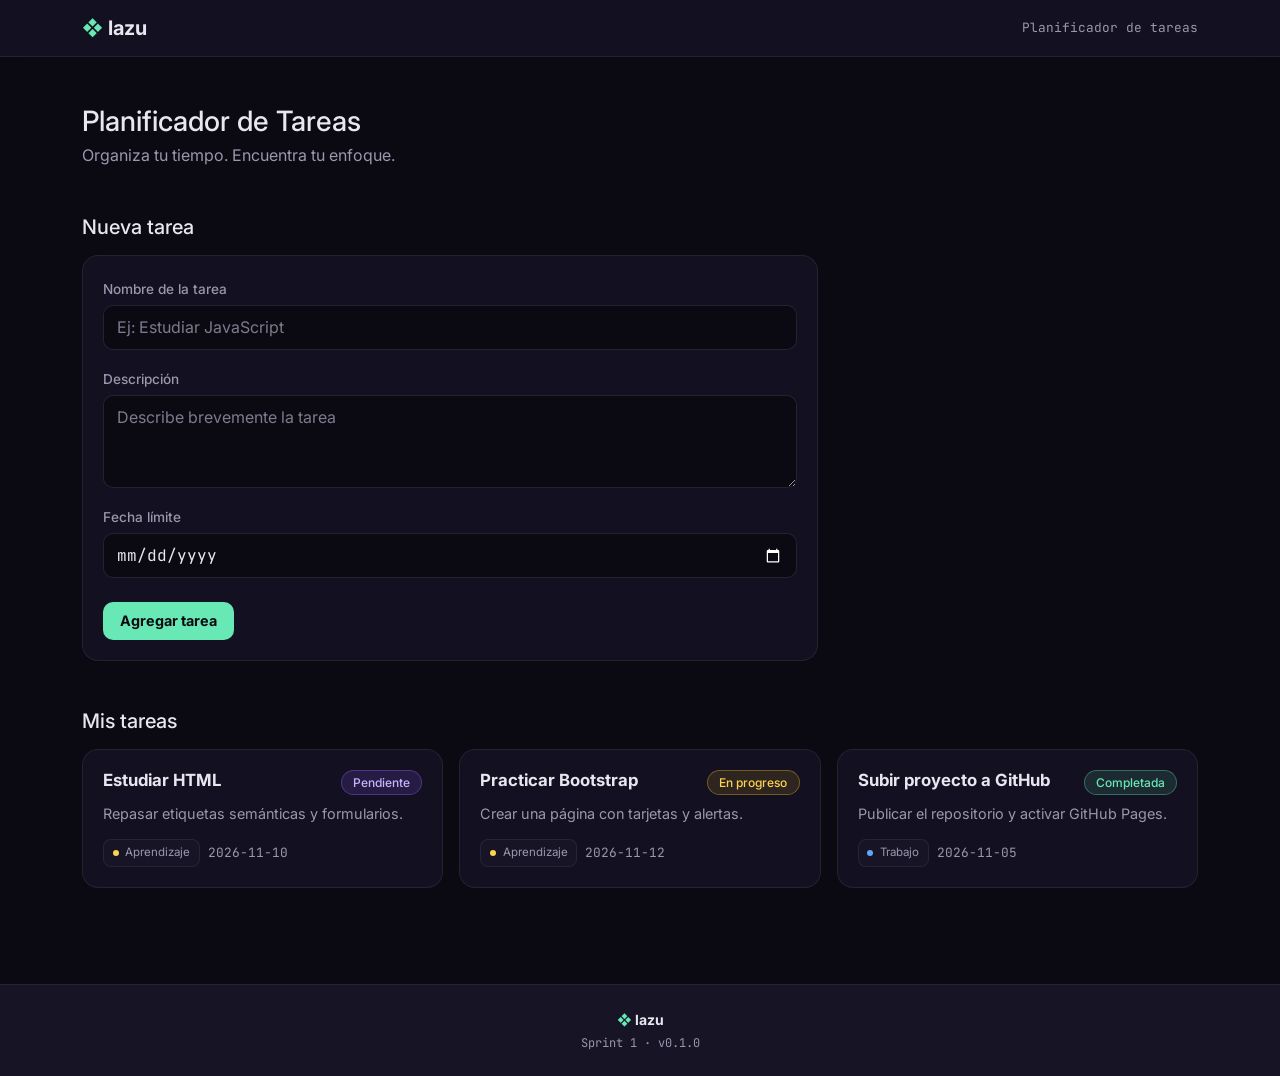
<file: index.html>
<!DOCTYPE html>
<html lang="es">

<head>
  <meta charset="UTF-8">
  <meta name="viewport" content="width=device-width, initial-scale=1">
  <title>Lazu - Planificador de Tareas</title>
  <link rel="preconnect" href="https://fonts.googleapis.com">
  <link
    href="https://fonts.googleapis.com/css2?family=Inter:wght@400;500;700&family=JetBrains+Mono:wght@400;700&display=swap"
    rel="stylesheet">
  <link href="https://cdn.jsdelivr.net/npm/bootstrap@5.3.3/dist/css/bootstrap.min.css" rel="stylesheet">
  <link rel="stylesheet" href="css/styles.css">
</head>

<body class="d-flex flex-column min-vh-100">

  <nav class="navbar lazu-navbar sticky-top">
    <div class="container">
      <a class="navbar-brand lazu-logo" href="#"><span class="lazu-logo-dot">❖</span> lazu</a>
      <span class="lazu-nav-date">Planificador de tareas</span>
    </div>
  </nav>

  <main class="container py-5 flex-grow-1">


    <header class="mb-5">
      <h1 class="h3 mb-1">Planificador de Tareas</h1>
      <p class="mb-0" style="color: var(--text-muted-lavender);">Organiza tu tiempo. Encuentra tu enfoque.</p>
    </header>

    <section class="mb-5">
      <h2 class="h5 mb-3">Nueva tarea</h2>

      <div class="row">
        <div class="col-12 col-lg-8">
          <div class="lazu-glass-card">

            <div id="errorAlert" class="alert lazu-alert lazu-alert-error d-none" role="alert"></div>
            <div id="successAlert" class="alert lazu-alert lazu-alert-success d-none" role="alert"></div>

            <form id="newTaskForm" novalidate>
              <div class="mb-3">
                <label for="newTaskNameInput" class="form-label lazu-label">Nombre de la tarea</label>
                <input type="text" id="newTaskNameInput" class="form-control lazu-input"
                  placeholder="Ej: Estudiar JavaScript">
              </div>

              <div class="mb-3">
                <label for="newTaskDescriptionInput" class="form-label lazu-label">Descripción</label>
                <textarea id="newTaskDescriptionInput" class="form-control lazu-input" rows="3"
                  placeholder="Describe brevemente la tarea"></textarea>
              </div>

              <div class="mb-4">
                <label for="newTaskDateInput" class="form-label lazu-label">Fecha límite</label>
                <input type="date" id="newTaskDateInput" class="form-control lazu-input lazu-input-date">
              </div>

              <div class="d-grid d-sm-flex">
                <button type="submit" class="btn lazu-btn-mint">Agregar tarea</button>
              </div>
            </form>

          </div>
        </div>
      </div>
    </section>

    <section class="mb-5">
      <h2 class="h5 mb-3">Mis tareas</h2>
      <div class="row g-3">

        <div class="col-12 col-md-6 col-lg-4">
          <div class="lazu-glass-card">
            <div class="d-flex justify-content-between align-items-start gap-2 mb-1">
              <h3 class="lazu-task-title">Estudiar HTML</h3>
              <span class="lazu-badge lazu-badge-pending">Pendiente</span>
            </div>
            <p class="lazu-task-description">Repasar etiquetas semánticas y formularios.</p>
            <div class="d-flex flex-wrap align-items-center gap-2">
              <span class="lazu-chip lazu-chip-learning">Aprendizaje</span>
              <span class="lazu-task-meta">2026-11-10</span>
            </div>
          </div>
        </div>

        <div class="col-12 col-md-6 col-lg-4">
          <div class="lazu-glass-card">
            <div class="d-flex justify-content-between align-items-start gap-2 mb-1">
              <h3 class="lazu-task-title">Practicar Bootstrap</h3>
              <span class="lazu-badge lazu-badge-progress">En progreso</span>
            </div>
            <p class="lazu-task-description">Crear una página con tarjetas y alertas.</p>
            <div class="d-flex flex-wrap align-items-center gap-2">
              <span class="lazu-chip lazu-chip-learning">Aprendizaje</span>
              <span class="lazu-task-meta">2026-11-12</span>
            </div>
          </div>
        </div>

        <div class="col-12 col-md-6 col-lg-4">
          <div class="lazu-glass-card">
            <div class="d-flex justify-content-between align-items-start gap-2 mb-1">
              <h3 class="lazu-task-title">Subir proyecto a GitHub</h3>
              <span class="lazu-badge lazu-badge-done">Completada</span>
            </div>
            <p class="lazu-task-description">Publicar el repositorio y activar GitHub Pages.</p>
            <div class="d-flex flex-wrap align-items-center gap-2">
              <span class="lazu-chip lazu-chip-work">Trabajo</span>
              <span class="lazu-task-meta">2026-11-05</span>
            </div>
          </div>
        </div>

      </div>
    </section>
  </main>

  <footer class="lazu-footer py-4 mt-auto">
    <div class="container text-center">
      <p class="lazu-footer-title mb-1"><span class="lazu-logo-dot">❖</span> lazu</p>
      <p class="lazu-footer-version mb-0">Sprint 1 · v0.1.0</p>
    </div>
  </footer>

  <script src="https://cdn.jsdelivr.net/npm/bootstrap@5.3.3/dist/js/bootstrap.bundle.min.js"></script>
  <script src="app.js"></script>
</body>

</html>
</file>
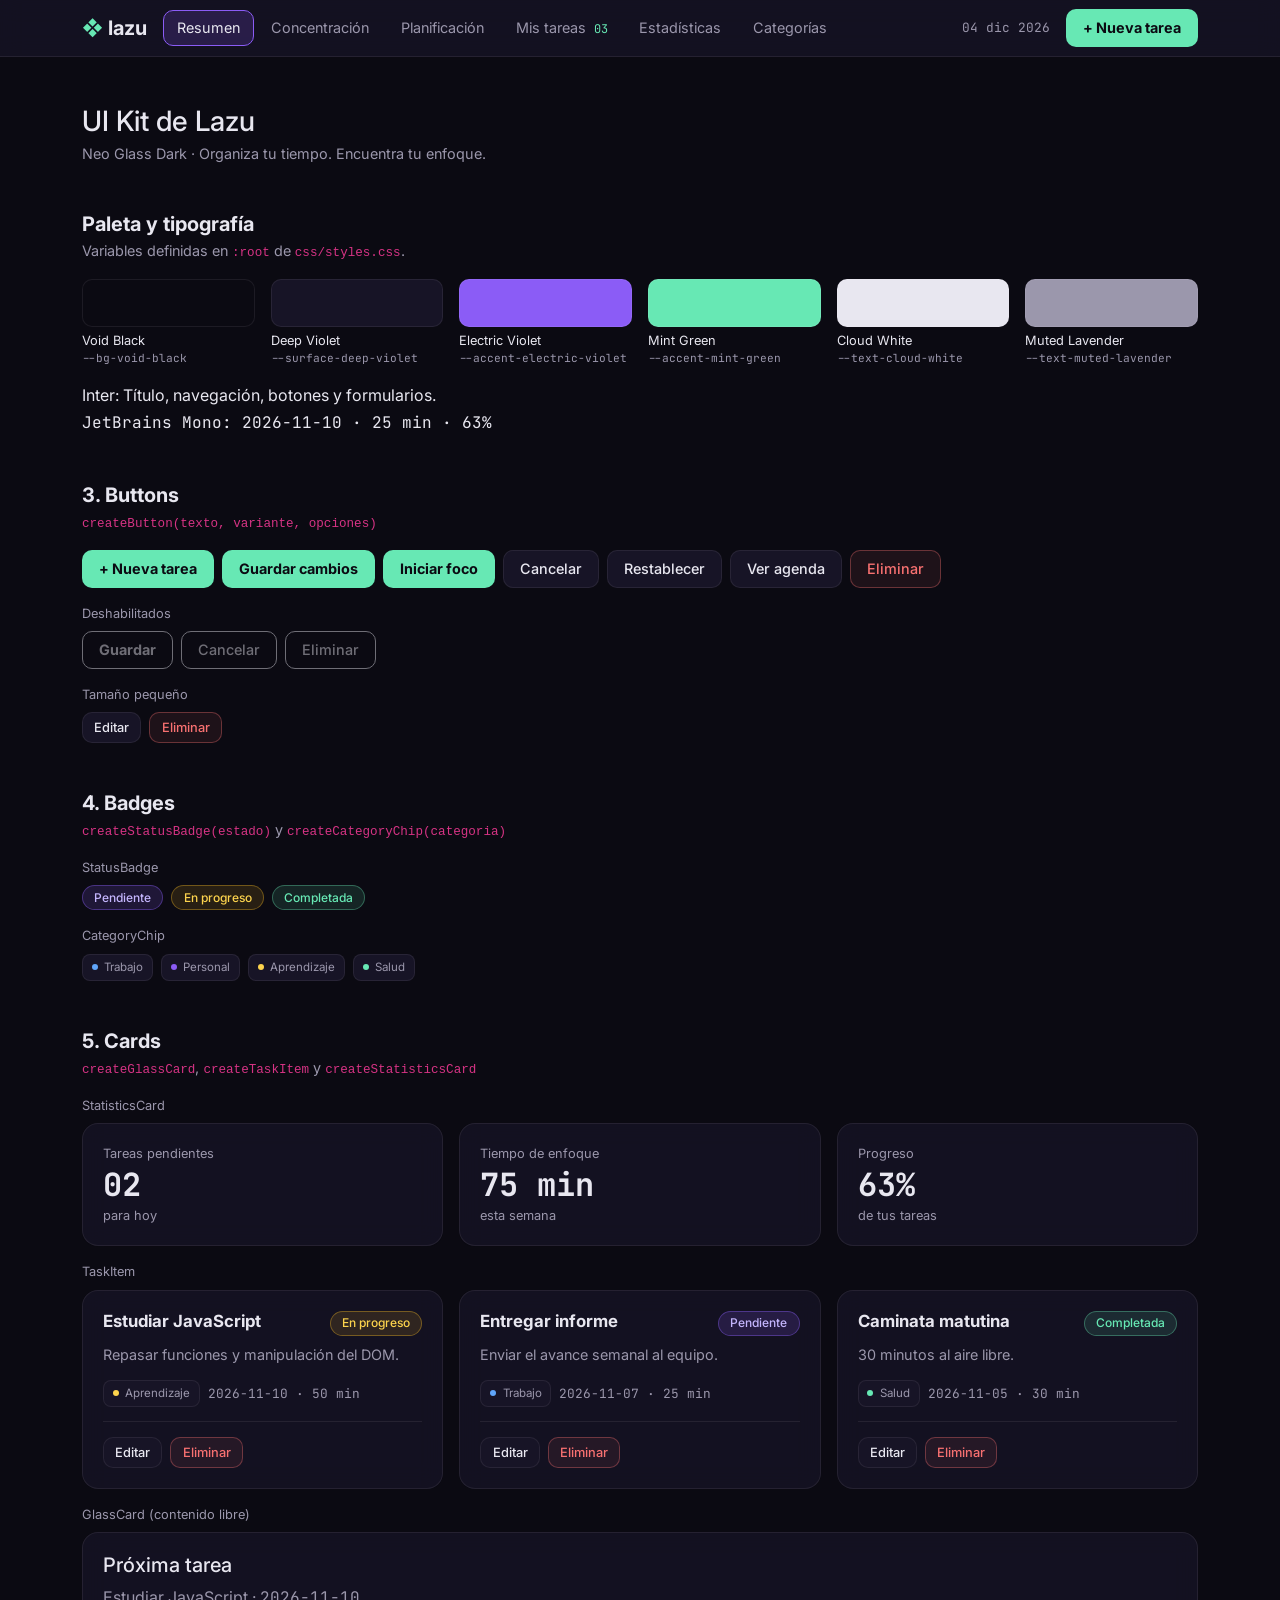
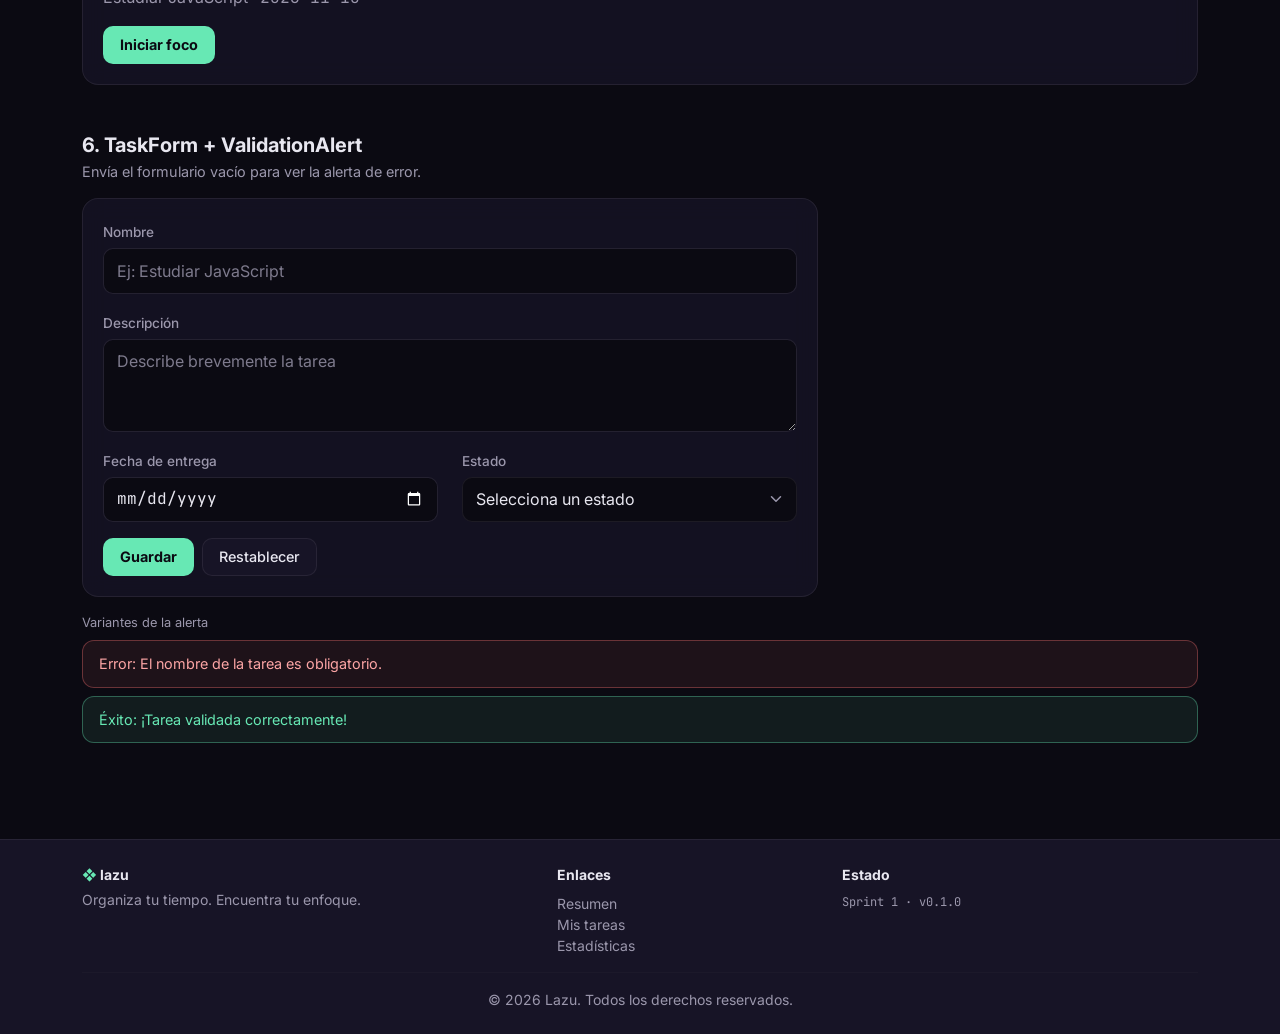
<file: ui-kit.html>
<!DOCTYPE html>
<html lang="es">
<head>
  <meta charset="UTF-8">
  <meta name="viewport" content="width=device-width, initial-scale=1">
  <title>Lazu - UI Kit</title>

  <!-- Fuentes: Inter y JetBrains Mono -->
  <link rel="preconnect" href="https://fonts.googleapis.com">
  <link href="https://fonts.googleapis.com/css2?family=Inter:wght@400;500;700&family=JetBrains+Mono:wght@400;700&display=swap" rel="stylesheet">
  <!-- Bootstrap 5 -->
  <link href="https://cdn.jsdelivr.net/npm/bootstrap@5.3.3/dist/css/bootstrap.min.css" rel="stylesheet">
  <!-- Estilos de Lazu -->
  <link rel="stylesheet" href="css/styles.css">

  <!-- Estilos solo para organizar este catálogo -->
  <style>
    .kit-section { margin-bottom: 3rem; }
    .kit-title { font-size: 1.25rem; font-weight: 700; margin-bottom: 0.25rem; }
    .kit-description { color: var(--text-muted-lavender); font-size: 0.9rem; margin-bottom: 1rem; }
    .kit-subtitle { color: var(--text-muted-lavender); font-size: 0.8rem; margin: 1rem 0 0.5rem; }
    .kit-swatch { height: 48px; border-radius: 10px; border: 1px solid var(--border-subtle); }
  </style>
</head>
<body class="d-flex flex-column min-vh-100">

  <!-- COMPONENTE 1: Navbar -->
  <div id="navbarContainer"></div>

  <main class="container py-5 flex-grow-1">

    <h1 class="h3 mb-1">UI Kit de Lazu</h1>
    <p class="kit-description mb-5">Neo Glass Dark · Organiza tu tiempo. Encuentra tu enfoque.</p>

    <!-- Paleta -->
    <section class="kit-section">
      <h2 class="kit-title">Paleta y tipografía</h2>
      <p class="kit-description">Variables definidas en <code>:root</code> de <code>css/styles.css</code>.</p>
      <div id="paletteRow" class="row g-3 mb-3"></div>
      <p class="mb-1">Inter: Título, navegación, botones y formularios.</p>
      <p class="lazu-mono mb-0">JetBrains Mono: 2026-11-10 · 25 min · 63%</p>
    </section>

    <!-- COMPONENTE 3: Buttons -->
    <section class="kit-section">
      <h2 class="kit-title">3. Buttons</h2>
      <p class="kit-description"><code>createButton(texto, variante, opciones)</code></p>
      <div id="normalButtons" class="d-flex flex-wrap gap-2"></div>
      <p class="kit-subtitle">Deshabilitados</p>
      <div id="disabledButtons" class="d-flex flex-wrap gap-2"></div>
      <p class="kit-subtitle">Tamaño pequeño</p>
      <div id="smallButtons" class="d-flex flex-wrap gap-2"></div>
    </section>

    <!-- COMPONENTE 4: Badges -->
    <section class="kit-section">
      <h2 class="kit-title">4. Badges</h2>
      <p class="kit-description"><code>createStatusBadge(estado)</code> y <code>createCategoryChip(categoria)</code></p>
      <p class="kit-subtitle mt-0">StatusBadge</p>
      <div id="statusBadges" class="d-flex flex-wrap gap-2"></div>
      <p class="kit-subtitle">CategoryChip</p>
      <div id="categoryChips" class="d-flex flex-wrap gap-2"></div>
    </section>

    <!-- COMPONENTE 5: Cards -->
    <section class="kit-section">
      <h2 class="kit-title">5. Cards</h2>
      <p class="kit-description"><code>createGlassCard</code>, <code>createTaskItem</code> y <code>createStatisticsCard</code></p>
      <p class="kit-subtitle mt-0">StatisticsCard</p>
      <div id="statsRow" class="row g-3"></div>
      <p class="kit-subtitle">TaskItem</p>
      <div id="tasksRow" class="row g-3"></div>
      <p class="kit-subtitle">GlassCard (contenido libre)</p>
      <div id="customCard"></div>
    </section>

    <!-- COMPONENTE 6: Forms y Alertas -->
    <section class="kit-section">
      <h2 class="kit-title">6. TaskForm + ValidationAlert</h2>
      <p class="kit-description">Envía el formulario vacío para ver la alerta de error.</p>
      <div class="row">
        <div class="col-12 col-lg-8">
          <div id="formCard"></div>
        </div>
      </div>
      <p class="kit-subtitle">Variantes de la alerta</p>
      <div class="alert lazu-alert lazu-alert-error mb-2" role="alert">Error: El nombre de la tarea es obligatorio.</div>
      <div class="alert lazu-alert lazu-alert-success" role="alert">Éxito: ¡Tarea validada correctamente!</div>
    </section>

  </main>

  <!-- COMPONENTE 2: Footer -->
  <div id="footerContainer"></div>

  <script src="https://cdn.jsdelivr.net/npm/bootstrap@5.3.3/dist/js/bootstrap.bundle.min.js"></script>

  <!-- Componentes (buttons.js primero: los demás lo usan) -->
  <script src="components/buttons.js"></script>
  <script src="components/badges.js"></script>
  <script src="components/cards.js"></script>
  <script src="components/forms.js"></script>
  <script src="components/navbar.js"></script>
  <script src="components/footer.js"></script>

  <script>
    // 1 y 2. Navbar y Footer
    renderNavbar("navbarContainer", "Resumen", 3);
    renderFooter("footerContainer", "Sprint 1 · v0.1.0");

    // Paleta: lista de colores para mostrar
    var colors = [
      { name: "Void Black", variable: "--bg-void-black" },
      { name: "Deep Violet", variable: "--surface-deep-violet" },
      { name: "Electric Violet", variable: "--accent-electric-violet" },
      { name: "Mint Green", variable: "--accent-mint-green" },
      { name: "Cloud White", variable: "--text-cloud-white" },
      { name: "Muted Lavender", variable: "--text-muted-lavender" }
    ];
    var paletteHtml = "";
    for (var c = 0; c < colors.length; c++) {
      paletteHtml +=
        '<div class="col-6 col-md-4 col-lg-2">' +
          '<div class="kit-swatch" style="background-color: var(' + colors[c].variable + ');"></div>' +
          '<p class="mb-0 mt-1" style="font-size: 0.8rem;">' + colors[c].name + "</p>" +
          '<p class="lazu-mono mb-0" style="font-size: 0.7rem; color: var(--text-muted-lavender);">' + colors[c].variable + "</p>" +
        "</div>";
    }
    document.querySelector("#paletteRow").innerHTML = paletteHtml;

    // 3. Buttons
    document.querySelector("#normalButtons").innerHTML =
      createButton("+ Nueva tarea", "mint") +
      createButton("Guardar cambios", "mint") +
      createButton("Iniciar foco", "mint") +
      createButton("Cancelar", "secondary") +
      createButton("Restablecer", "secondary") +
      createButton("Ver agenda", "secondary") +
      createButton("Eliminar", "danger");
    document.querySelector("#disabledButtons").innerHTML =
      createButton("Guardar", "mint", { disabled: true }) +
      createButton("Cancelar", "secondary", { disabled: true }) +
      createButton("Eliminar", "danger", { disabled: true });
    document.querySelector("#smallButtons").innerHTML =
      createButton("Editar", "secondary", { small: true }) +
      createButton("Eliminar", "danger", { small: true });

    // 4. Badges
    document.querySelector("#statusBadges").innerHTML =
      createStatusBadge("pending") + createStatusBadge("progress") + createStatusBadge("done");
    document.querySelector("#categoryChips").innerHTML =
      createCategoryChip("work") + createCategoryChip("personal") +
      createCategoryChip("learning") + createCategoryChip("health");

    // 5. Cards
    document.querySelector("#statsRow").innerHTML =
      '<div class="col-12 col-sm-6 col-lg-4">' + createStatisticsCard("Tareas pendientes", "02", "para hoy") + "</div>" +
      '<div class="col-12 col-sm-6 col-lg-4">' + createStatisticsCard("Tiempo de enfoque", "75 min", "esta semana") + "</div>" +
      '<div class="col-12 col-lg-4">' + createStatisticsCard("Progreso", "63%", "de tus tareas") + "</div>";

    var tasks = [
      { title: "Estudiar JavaScript", description: "Repasar funciones y manipulación del DOM.", category: "learning", date: "2026-11-10", duration: "50 min", status: "progress" },
      { title: "Entregar informe", description: "Enviar el avance semanal al equipo.", category: "work", date: "2026-11-07", duration: "25 min", status: "pending" },
      { title: "Caminata matutina", description: "30 minutos al aire libre.", category: "health", date: "2026-11-05", duration: "30 min", status: "done" }
    ];
    var tasksHtml = "";
    for (var i = 0; i < tasks.length; i++) {
      tasksHtml += '<div class="col-12 col-md-6 col-lg-4">' + createTaskItem(tasks[i]) + "</div>";
    }
    document.querySelector("#tasksRow").innerHTML = tasksHtml;

    document.querySelector("#customCard").innerHTML = createGlassCard(
      '<h3 class="h5">Próxima tarea</h3>' +
      '<p style="color: var(--text-muted-lavender);">Estudiar JavaScript · <span class="lazu-mono">2026-11-10</span></p>' +
      createButton("Iniciar foco", "mint")
    );

    // 6. TaskForm + ValidationAlert
    document.querySelector("#formCard").innerHTML = createGlassCard(createTaskForm());
    setupTaskFormValidation();
  </script>
</body>
</html>
</file>
<file: css/styles.css>
/* Ajustes visuales básicos */

/* Campo con error (lo agrega app.js): borde rojizo suave */
.lazu-input.input-error,
.lazu-input.input-error:focus {
  border-color: rgba(248, 113, 113, 0.7);
}


/* =====================================================
   LAZU - SISTEMA DE DISEÑO "NEO GLASS DARK"
   ===================================================== */

/* ---------- 0. Variables base (tokens de diseño) ---------- */
:root {
  /* Colores */
  --bg-void-black: #0B0A12;
  --surface-deep-violet: #171426;
  --surface-glass: rgba(23, 20, 38, 0.78);
  --accent-electric-violet: #8B5CF6;
  --accent-mint-green: #67E8B4;
  --text-cloud-white: #E8E7F0;
  --text-muted-lavender: #9B97AC;
  --border-subtle: rgba(232, 231, 240, 0.08);

  /* Tipografía */
  --font-sans: 'Inter', sans-serif;
  --font-mono: 'JetBrains Mono', monospace;
}

/* Estilos globales: fondo oscuro y texto claro */
body {
  background-color: var(--bg-void-black);
  color: var(--text-cloud-white);
  font-family: var(--font-sans);
}

/* Color de selección de texto */
::selection {
  background-color: var(--accent-electric-violet);
  color: var(--text-cloud-white);
}

/* Clase de ayuda: usa la fuente monoespaciada (fechas, contadores, métricas) */
.lazu-mono {
  font-family: var(--font-mono);
}

/* ---------- 1. NAVBAR ---------- */
.lazu-navbar {
  background-color: var(--surface-glass);
  backdrop-filter: blur(12px);
  border-bottom: 1px solid var(--border-subtle);
}

/* Logotipo */
.lazu-logo {
  color: var(--text-cloud-white);
  font-weight: 700;
  text-decoration: none;
}
.lazu-logo:hover {
  color: var(--text-cloud-white);
}

/* Punto de enfoque verde */
.lazu-logo-dot {
  color: var(--accent-mint-green);
}

/* Enlaces de navegación */
.lazu-nav-link {
  color: var(--text-muted-lavender);
  font-size: 0.9rem;
  border: 1px solid transparent; /* borde invisible para que no "salte" al activarse */
  border-radius: 10px;
  padding: 0.4rem 0.8rem;
  text-decoration: none;
}
.lazu-nav-link:hover {
  color: var(--text-cloud-white);
}

/* Enlace activo: fondo violeta translúcido y borde violeta */
.lazu-nav-link.active {
  color: var(--text-cloud-white);
  background-color: rgba(139, 92, 246, 0.18);
  border-color: var(--accent-electric-violet);
}

/* Contador junto a "Mis tareas" */
.lazu-nav-counter {
  font-family: var(--font-mono);
  font-size: 0.75rem;
  color: var(--accent-mint-green);
  margin-left: 0.25rem;
}

/* Fecha de la derecha */
.lazu-nav-date {
  font-family: var(--font-mono);
  font-size: 0.8rem;
  color: var(--text-muted-lavender);
}

/* Botón hamburguesa (visible en móvil/tablet) */
.lazu-navbar .navbar-toggler {
  border-color: var(--border-subtle);
}
.lazu-navbar .navbar-toggler:focus {
  box-shadow: 0 0 0 2px var(--accent-electric-violet);
}
.lazu-navbar .navbar-toggler-icon {
  filter: invert(1); /* convierte el icono oscuro en claro */
}

/* ---------- 2. FOOTER ---------- */
.lazu-footer {
  background-color: var(--surface-deep-violet);
  border-top: 1px solid var(--border-subtle);
  color: var(--text-muted-lavender);
  font-size: 0.875rem;
}

.lazu-footer-title {
  color: var(--text-cloud-white);
  font-weight: 700;
}

.lazu-footer-link {
  color: var(--text-muted-lavender);
  text-decoration: none;
}
.lazu-footer-link:hover {
  color: var(--accent-electric-violet);
}

/* Nota de versión del Sprint */
.lazu-footer-version {
  font-family: var(--font-mono);
  font-size: 0.75rem;
}

/* ---------- 3. BUTTONS ---------- */

/* Base compartida: úsala junto con una variante (mint, secondary o danger) */
.lazu-btn-mint,
.lazu-btn-secondary,
.lazu-btn-danger {
  font-family: var(--font-sans);
  font-size: 0.9rem;
  border-radius: 10px;
  padding: 0.45rem 1rem;
  border: 1px solid transparent;
  transition: opacity 0.15s, border-color 0.15s;
}

/* Anillo de foco violeta (accesibilidad con teclado) */
.lazu-btn-mint:focus-visible,
.lazu-btn-secondary:focus-visible,
.lazu-btn-danger:focus-visible {
  outline: none;
  box-shadow: 0 0 0 3px rgba(139, 92, 246, 0.5);
}

/* Botón deshabilitado */
.lazu-btn-mint:disabled,
.lazu-btn-secondary:disabled,
.lazu-btn-danger:disabled {
  opacity: 0.45;
  cursor: not-allowed;
}

/* Primario: acciones principales */
.lazu-btn-mint {
  background-color: var(--accent-mint-green);
  color: var(--bg-void-black);
  font-weight: 700;
}
.lazu-btn-mint:hover,
.lazu-btn-mint:active {
  background-color: var(--accent-mint-green);
  color: var(--bg-void-black);
  opacity: 0.88;
}

/* Secundario: Cancelar, Restablecer, Ver agenda */
.lazu-btn-secondary {
  background-color: var(--surface-deep-violet);
  color: var(--text-cloud-white);
  border-color: var(--border-subtle);
  font-weight: 500;
}
.lazu-btn-secondary:hover,
.lazu-btn-secondary:active {
  background-color: var(--surface-deep-violet);
  color: var(--text-cloud-white);
  border-color: var(--accent-electric-violet);
}

/* Peligro: acciones destructivas como Eliminar (rojo suave, sin brillos) */
.lazu-btn-danger {
  background-color: rgba(248, 113, 113, 0.08);
  color: #F87171;
  border-color: rgba(248, 113, 113, 0.35);
  font-weight: 500;
}
.lazu-btn-danger:hover,
.lazu-btn-danger:active {
  background-color: rgba(248, 113, 113, 0.16);
  color: #FCA5A5;
  border-color: rgba(248, 113, 113, 0.6);
}

/* Tamaño pequeño opcional (para botones dentro de tarjetas) */
.lazu-btn-sm {
  font-size: 0.8rem;
  padding: 0.3rem 0.7rem;
}

/* ---------- 4. BADGES ---------- */

/* Base compartida de las píldoras */
.lazu-badge {
  display: inline-flex;
  align-items: center;
  gap: 0.4rem;
  font-family: var(--font-sans);
  font-size: 0.75rem;
  font-weight: 500;
  line-height: 1;
  padding: 0.35rem 0.7rem;
  border-radius: 999px;
  border: 1px solid transparent;
  white-space: nowrap;
}

/* StatusBadge: Pendiente (violeta translúcido) */
.lazu-badge-pending {
  background-color: rgba(139, 92, 246, 0.16);
  color: #C4B5FD;
  border-color: rgba(139, 92, 246, 0.4);
}

/* StatusBadge: En progreso (ámbar suave) */
.lazu-badge-progress {
  background-color: rgba(251, 191, 36, 0.12);
  color: #FCD34D;
  border-color: rgba(251, 191, 36, 0.35);
}

/* StatusBadge: Completada (mint translúcido) */
.lazu-badge-done {
  background-color: rgba(103, 232, 180, 0.12);
  color: var(--accent-mint-green);
  border-color: rgba(103, 232, 180, 0.35);
}

/* CategoryChip: etiqueta compacta neutra con un puntito de color */
.lazu-chip {
  display: inline-flex;
  align-items: center;
  gap: 0.4rem;
  font-family: var(--font-sans);
  font-size: 0.72rem;
  color: var(--text-muted-lavender);
  background-color: var(--surface-deep-violet);
  border: 1px solid var(--border-subtle);
  border-radius: 8px;
  padding: 0.25rem 0.55rem;
  white-space: nowrap;
}

/* Puntito de color de la categoría */
.lazu-chip::before {
  content: "";
  width: 6px;
  height: 6px;
  border-radius: 50%;
  background-color: var(--text-muted-lavender);
}
.lazu-chip-work::before     { background-color: #60A5FA; }
.lazu-chip-personal::before { background-color: var(--accent-electric-violet); }
.lazu-chip-learning::before { background-color: #FCD34D; }
.lazu-chip-health::before   { background-color: var(--accent-mint-green); }

/* ---------- 5. CARDS ---------- */

/* Contenedor base: GlassCard */
.lazu-glass-card {
  background-color: var(--surface-glass);
  backdrop-filter: blur(12px);
  border: 1px solid var(--border-subtle);
  border-radius: 16px;
  padding: 1.25rem;
  height: 100%;
  transition: border-color 0.15s;
}
.lazu-glass-card:hover {
  border-color: rgba(139, 92, 246, 0.35);
}

/* TaskItem: título, descripción y datos */
.lazu-task-title {
  color: var(--text-cloud-white);
  font-size: 1.05rem;
  font-weight: 700;
  margin: 0;
}
.lazu-task-description {
  color: var(--text-muted-lavender);
  font-size: 0.9rem;
  margin: 0.5rem 0 0.9rem;
}
.lazu-task-meta {
  font-family: var(--font-mono);
  font-size: 0.8rem;
  color: var(--text-muted-lavender);
}
/* Línea que separa los botones de acción */
.lazu-task-actions {
  border-top: 1px solid var(--border-subtle);
  padding-top: 0.9rem;
  margin-top: 0.9rem;
}

/* StatisticsCard: etiqueta, número grande y subtítulo */
.lazu-stat-label {
  color: var(--text-muted-lavender);
  font-size: 0.8rem;
  margin: 0 0 0.25rem;
}
.lazu-stat-value {
  font-family: var(--font-mono);
  color: var(--text-cloud-white);
  font-size: 2rem;
  font-weight: 700;
  line-height: 1.1;
  margin: 0;
}
.lazu-stat-subtitle {
  color: var(--text-muted-lavender);
  font-size: 0.8rem;
  margin: 0.25rem 0 0;
}

/* ---------- 6. FORMS Y ALERTAS ---------- */

/* Etiquetas de los campos */
.lazu-label {
  color: var(--text-muted-lavender);
  font-size: 0.85rem;
  font-weight: 500;
  margin-bottom: 0.35rem;
}

/* Campos oscuros: se aplican sobre .form-control y .form-select de Bootstrap */
.lazu-input {
  background-color: var(--bg-void-black);
  color: var(--text-cloud-white);
  border: 1px solid var(--border-subtle);
  border-radius: 10px;
  font-family: var(--font-sans);
  padding: 0.6rem 0.8rem;
}
.lazu-input::placeholder {
  color: var(--text-muted-lavender);
  opacity: 0.8;
}
/* Anillo violeta al enfocar el campo */
.lazu-input:focus {
  background-color: var(--bg-void-black);
  color: var(--text-cloud-white);
  border-color: var(--accent-electric-violet);
  box-shadow: 0 0 0 3px rgba(139, 92, 246, 0.25);
}

/* El select usa una flecha clara (la de Bootstrap es oscura) */
.lazu-input.form-select {
  background-image: url("data:image/svg+xml,%3csvg xmlns='http://www.w3.org/2000/svg' viewBox='0 0 16 16'%3e%3cpath fill='none' stroke='%239B97AC' stroke-linecap='round' stroke-linejoin='round' stroke-width='2' d='m2 5 6 6 6-6'/%3e%3c/svg%3e");
}

/* Campo de fecha: fuente mono y calendario en modo oscuro */
.lazu-input-date {
  font-family: var(--font-mono);
  color-scheme: dark;
}

/* Campo con error: borde rojizo suave */
.lazu-input-error,
.lazu-input-error:focus {
  border-color: rgba(248, 113, 113, 0.7);
}

/* ValidationAlert: base oscura */
.lazu-alert {
  background-color: var(--surface-deep-violet);
  border: 1px solid var(--border-subtle);
  border-radius: 12px;
  color: var(--text-cloud-white);
  font-size: 0.9rem;
  padding: 0.75rem 1rem;
}
/* Variante de error */
.lazu-alert-error {
  background-color: rgba(248, 113, 113, 0.08);
  border-color: rgba(248, 113, 113, 0.35);
  color: #FCA5A5;
}
/* Variante de éxito */
.lazu-alert-success {
  background-color: rgba(103, 232, 180, 0.08);
  border-color: rgba(103, 232, 180, 0.35);
  color: var(--accent-mint-green);
}
</file>
